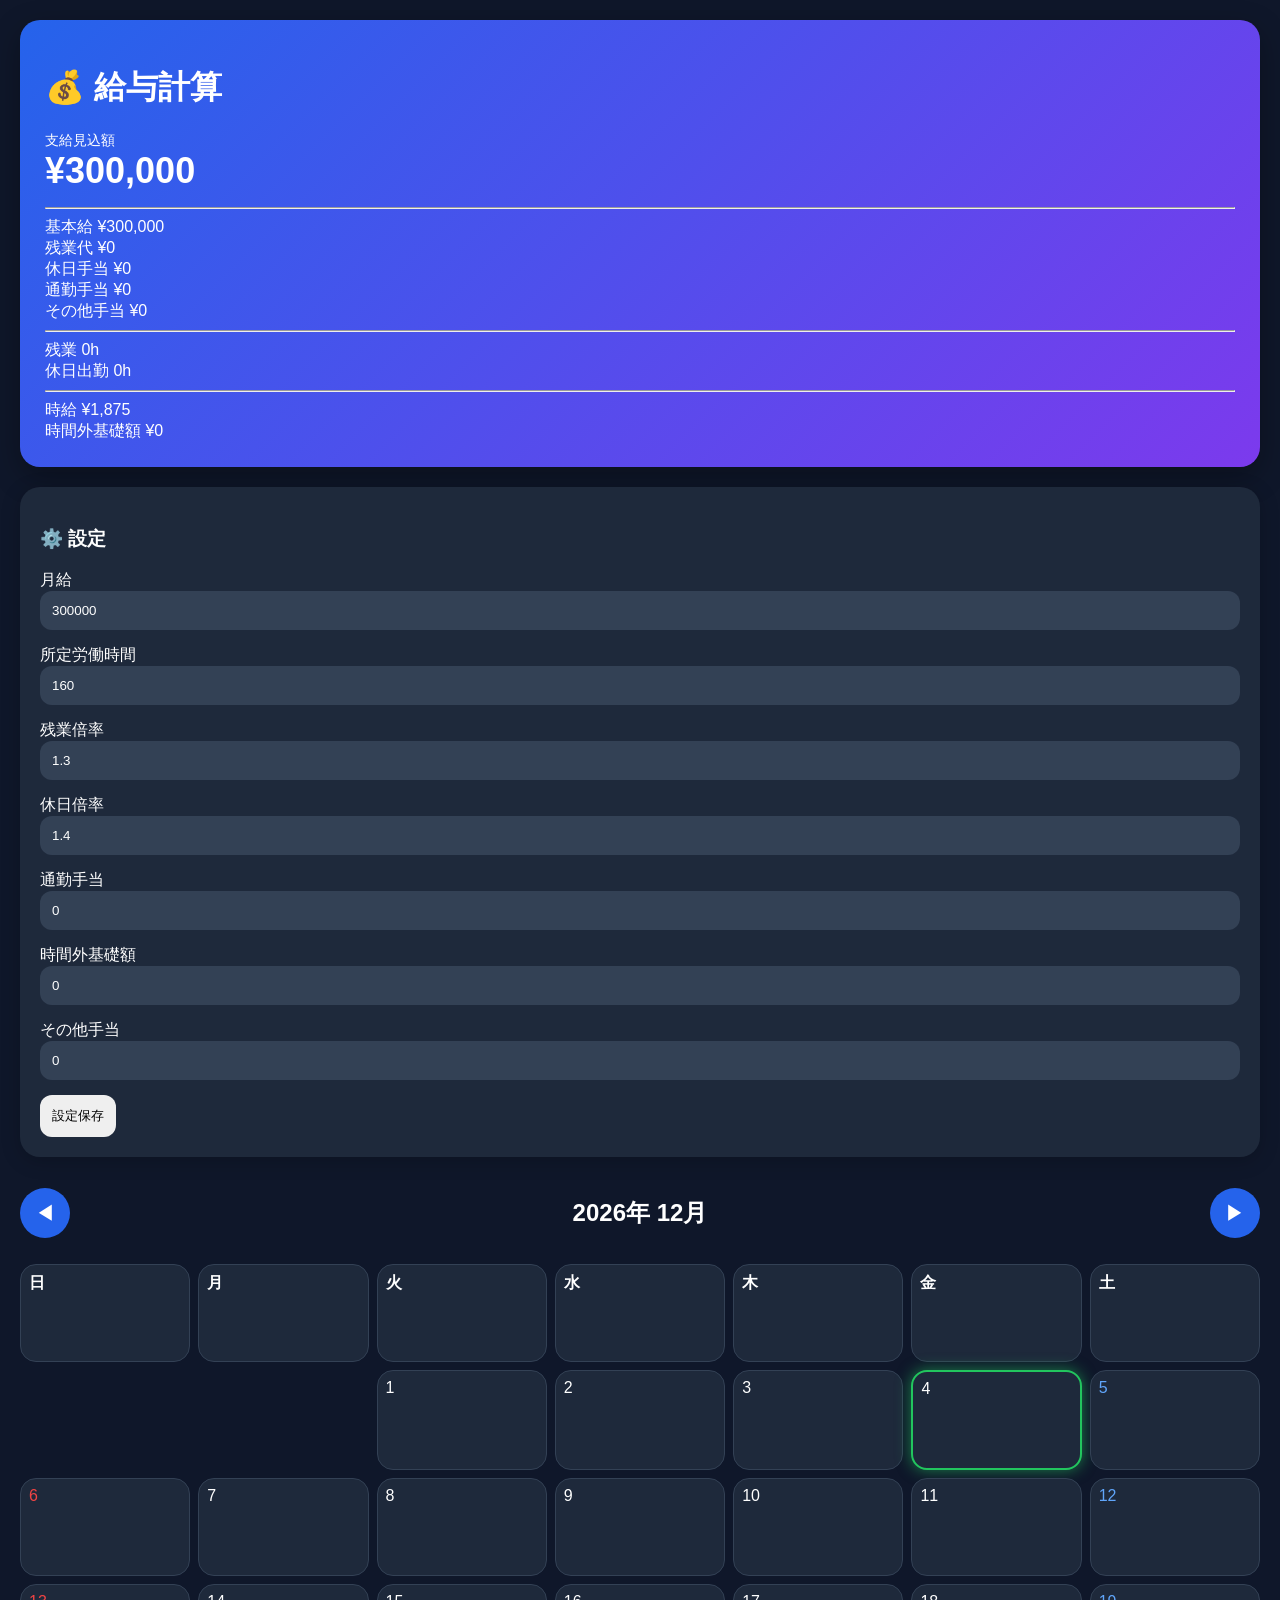
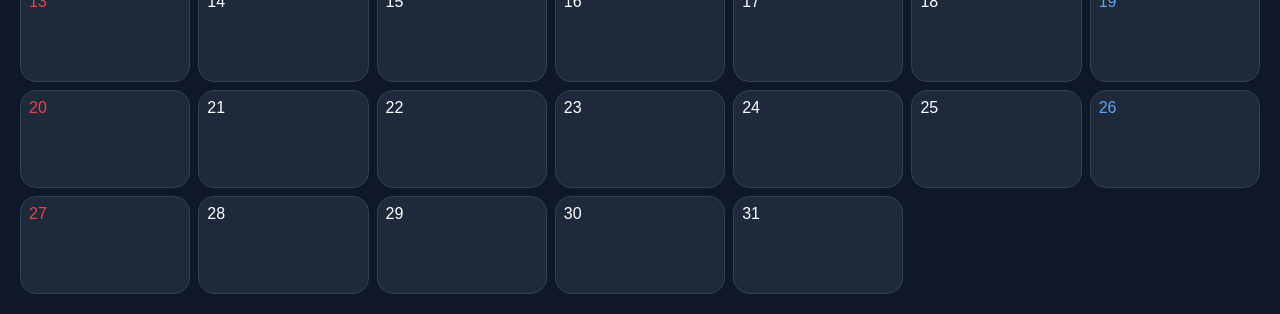
<file: index.html>
<!DOCTYPE html>
<html lang="ja">
<head>
  <meta charset="UTF-8">
  <meta name="viewport" content="width=device-width, initial-scale=1.0">
  <title>給与計算</title>

  <link rel="manifest" href="manifest.json">
  <meta name="theme-color" content="#2563eb">

  <meta name="apple-mobile-web-app-capable" content="yes">
  <meta name="apple-mobile-web-app-title" content="給与計算">
  <meta name="apple-mobile-web-app-status-bar-style" content="default">

  <link rel="apple-touch-icon" href="icon-192.png">

  <link rel="stylesheet" href="style.css">
</head>
<body>

<header>
  <h1>💰 給与計算</h1>
  <div id="salaryTotal">¥0</div>
</header>

<div class="card">
  <h3>⚙️ 設定</h3>

  <label>月給</label>
  <input id="monthlySalary" type="number">

  <label>所定労働時間</label>
  <input id="monthlyHours" type="number">

  <label>残業倍率</label>
  <input id="overtimeRate" type="number" step="0.01">
  
  <label>休日倍率</label>
  <input id="holidayRate" type="number" step="0.01">
  
  <label>通勤手当</label>
  <input id="commuteAllowance" type="number">
  
  <label>時間外基礎額</label>
  <input id="overtimeBase" type="number">

  <label>その他手当</label>
  <input id="otherAllowance" type="number">

  <button id="saveSettings">
    設定保存
  </button>
</div>

<section class="calendar-section">
  <div class="month-header">
    <button id="prevMonth">◀</button>
    <h2 id="monthTitle"></h2>
    <button id="nextMonth">▶</button>
  </div>
  <div id="calendar"></div>
</section>

<script src="app.js"></script>
</body>
</html>
</file>
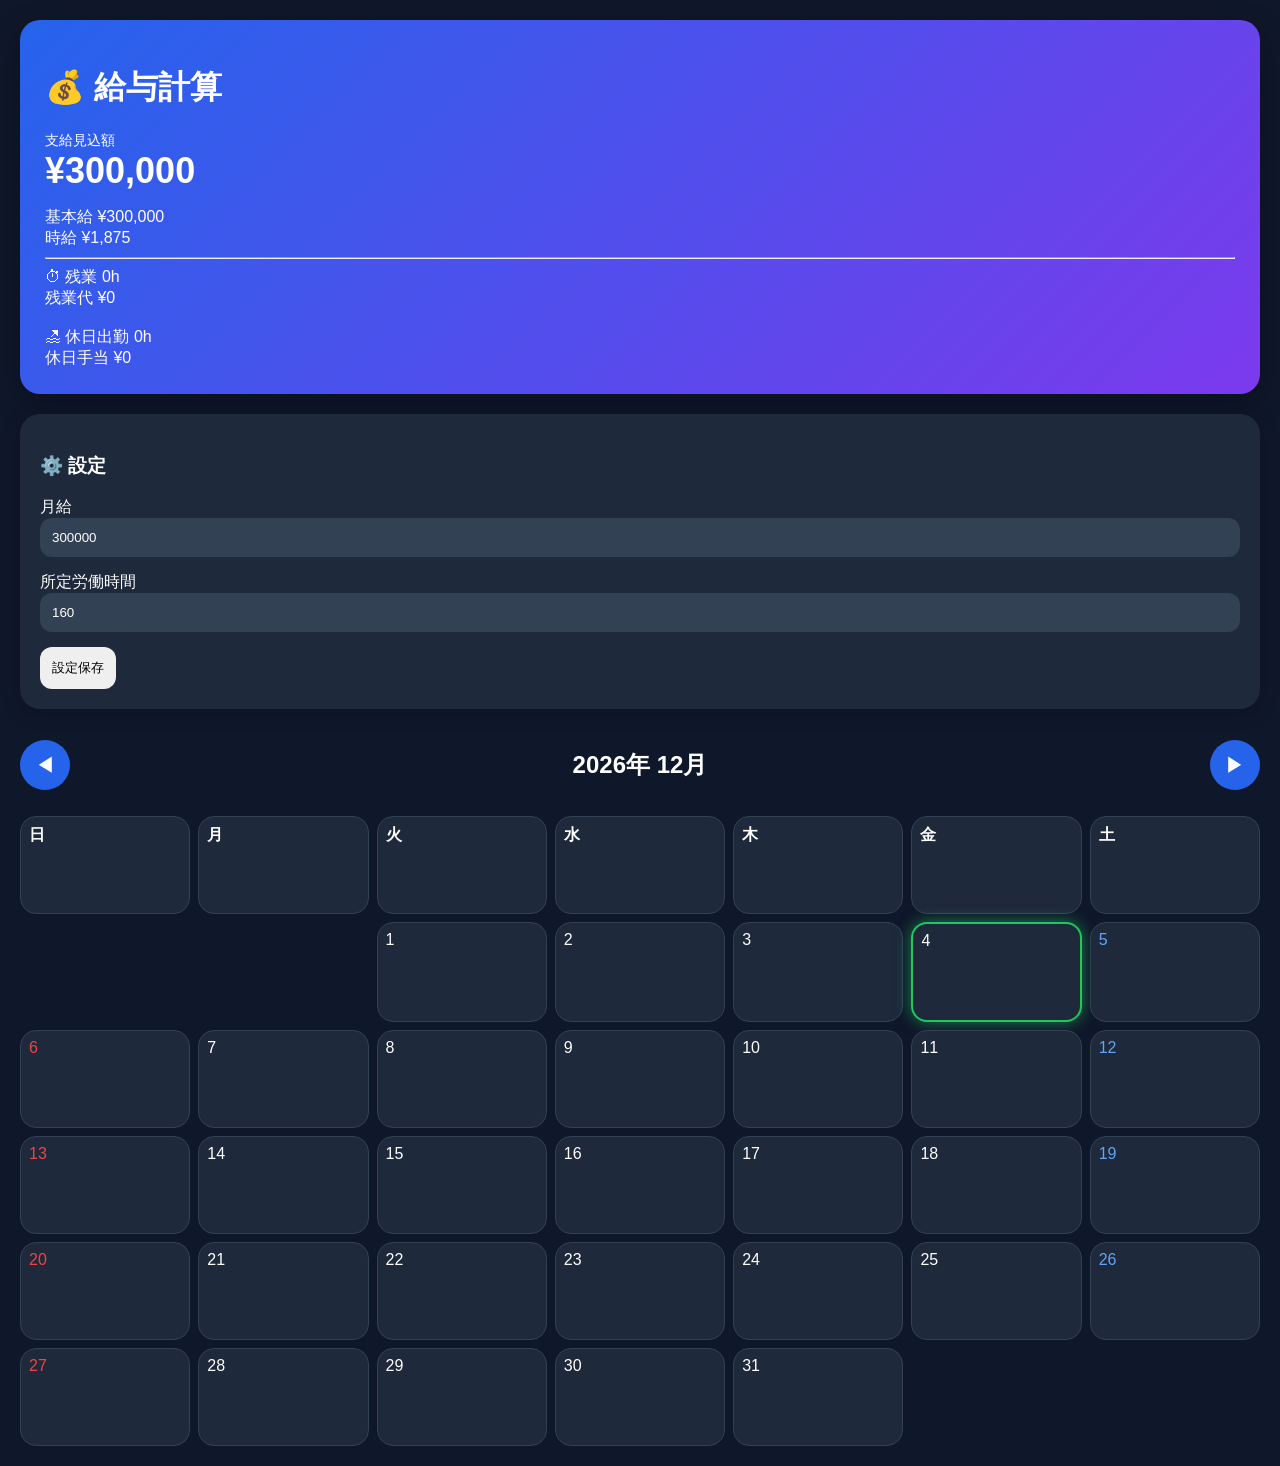
<file: 給料計算/index.html>
<!DOCTYPE html>
<html lang="ja">
<head>
  <meta charset="UTF-8">
  <meta name="viewport" content="width=device-width, initial-scale=1.0">
  <title>給与計算</title>

  <link rel="manifest" href="manifest.json">
  <meta name="theme-color" content="#2563eb">

  <meta name="apple-mobile-web-app-capable" content="yes">
  <meta name="apple-mobile-web-app-title" content="給与計算">
  <meta name="apple-mobile-web-app-status-bar-style" content="default">

  <link rel="apple-touch-icon" href="icon-192.png">

  <link rel="stylesheet" href="style.css">
</head>
<body>

<header>
  <h1>💰 給与計算</h1>
  <div id="salaryTotal">¥0</div>
</header>

<div class="card">
  <h3>⚙️ 設定</h3>

  <label>月給</label>
  <input id="monthlySalary" type="number">

  <label>所定労働時間</label>
  <input id="monthlyHours" type="number">

  <button id="saveSettings">
    設定保存
  </button>
</div>

<section class="calendar-section">
  <div class="month-header">
    <button id="prevMonth">◀</button>
    <h2 id="monthTitle"></h2>
    <button id="nextMonth">▶</button>
  </div>
  <div id="calendar"></div>
</section>

<script src="app.js"></script>
</body>
</html>
</file>
<file: style.css>
body{
  margin:0;
  padding:20px;
  font-family:-apple-system,BlinkMacSystemFont,sans-serif;
  background:#0f172a;
  color:white;
}

header{
  background:linear-gradient(135deg,#2563eb,#7c3aed);
  padding:25px;
  border-radius:20px;
  margin-bottom:20px;
  box-shadow:0 10px 30px rgba(0,0,0,.3);
}

#salaryTotal{
  margin-top:10px;
}

.card{
  background:#1e293b;
  border-radius:20px;
  padding:20px;
  margin-bottom:20px;
  box-shadow:0 4px 20px rgba(0,0,0,.2);
}

.month-header{
  display:flex;
  justify-content:space-between;
  align-items:center;
  margin-bottom:15px;
}

.month-header button{
  width:50px;
  height:50px;
  border:none;
  border-radius:50%;
  background:#2563eb;
  color:white;
  font-size:20px;
  cursor:pointer;
}

#calendar{
  display:grid;
  grid-template-columns:repeat(7,1fr);
  gap:8px;
}

.day{
  background:#1e293b;
  border-radius:16px;
  min-height:80px;
  padding:8px;
  border:1px solid #334155;
  transition:.2s;
}

.day:hover{
  transform:translateY(-3px);
}

input{
  width:100%;
  padding:12px;
  border:none;
  border-radius:12px;
  background:#334155;
  color:white;
  margin-bottom:15px;
  box-sizing:border-box;
}

button{
  border:none;
  border-radius:12px;
  padding:12px;
  cursor:pointer;
}

.today{
  border:2px solid #22c55e;
  box-shadow:0 0 15px rgba(34,197,94,.6);
}

.sunday{
  color:#ef4444;
}

.saturday{
  color:#60a5fa;
}
</file>
<file: 給料計算/style.css>
body{
  margin:0;
  padding:20px;
  font-family:-apple-system,BlinkMacSystemFont,sans-serif;
  background:#0f172a;
  color:white;
}

header{
  background:linear-gradient(135deg,#2563eb,#7c3aed);
  padding:25px;
  border-radius:20px;
  margin-bottom:20px;
  box-shadow:0 10px 30px rgba(0,0,0,.3);
}

#salaryTotal{
  margin-top:10px;
}

.card{
  background:#1e293b;
  border-radius:20px;
  padding:20px;
  margin-bottom:20px;
  box-shadow:0 4px 20px rgba(0,0,0,.2);
}

.month-header{
  display:flex;
  justify-content:space-between;
  align-items:center;
  margin-bottom:15px;
}

.month-header button{
  width:50px;
  height:50px;
  border:none;
  border-radius:50%;
  background:#2563eb;
  color:white;
  font-size:20px;
  cursor:pointer;
}

#calendar{
  display:grid;
  grid-template-columns:repeat(7,1fr);
  gap:8px;
}

.day{
  background:#1e293b;
  border-radius:16px;
  min-height:80px;
  padding:8px;
  border:1px solid #334155;
  transition:.2s;
}

.day:hover{
  transform:translateY(-3px);
}

input{
  width:100%;
  padding:12px;
  border:none;
  border-radius:12px;
  background:#334155;
  color:white;
  margin-bottom:15px;
  box-sizing:border-box;
}

button{
  border:none;
  border-radius:12px;
  padding:12px;
  cursor:pointer;
}

.today{
  border:2px solid #22c55e;
  box-shadow:0 0 15px rgba(34,197,94,.6);
}

.sunday{
  color:#ef4444;
}

.saturday{
  color:#60a5fa;
}
</file>
